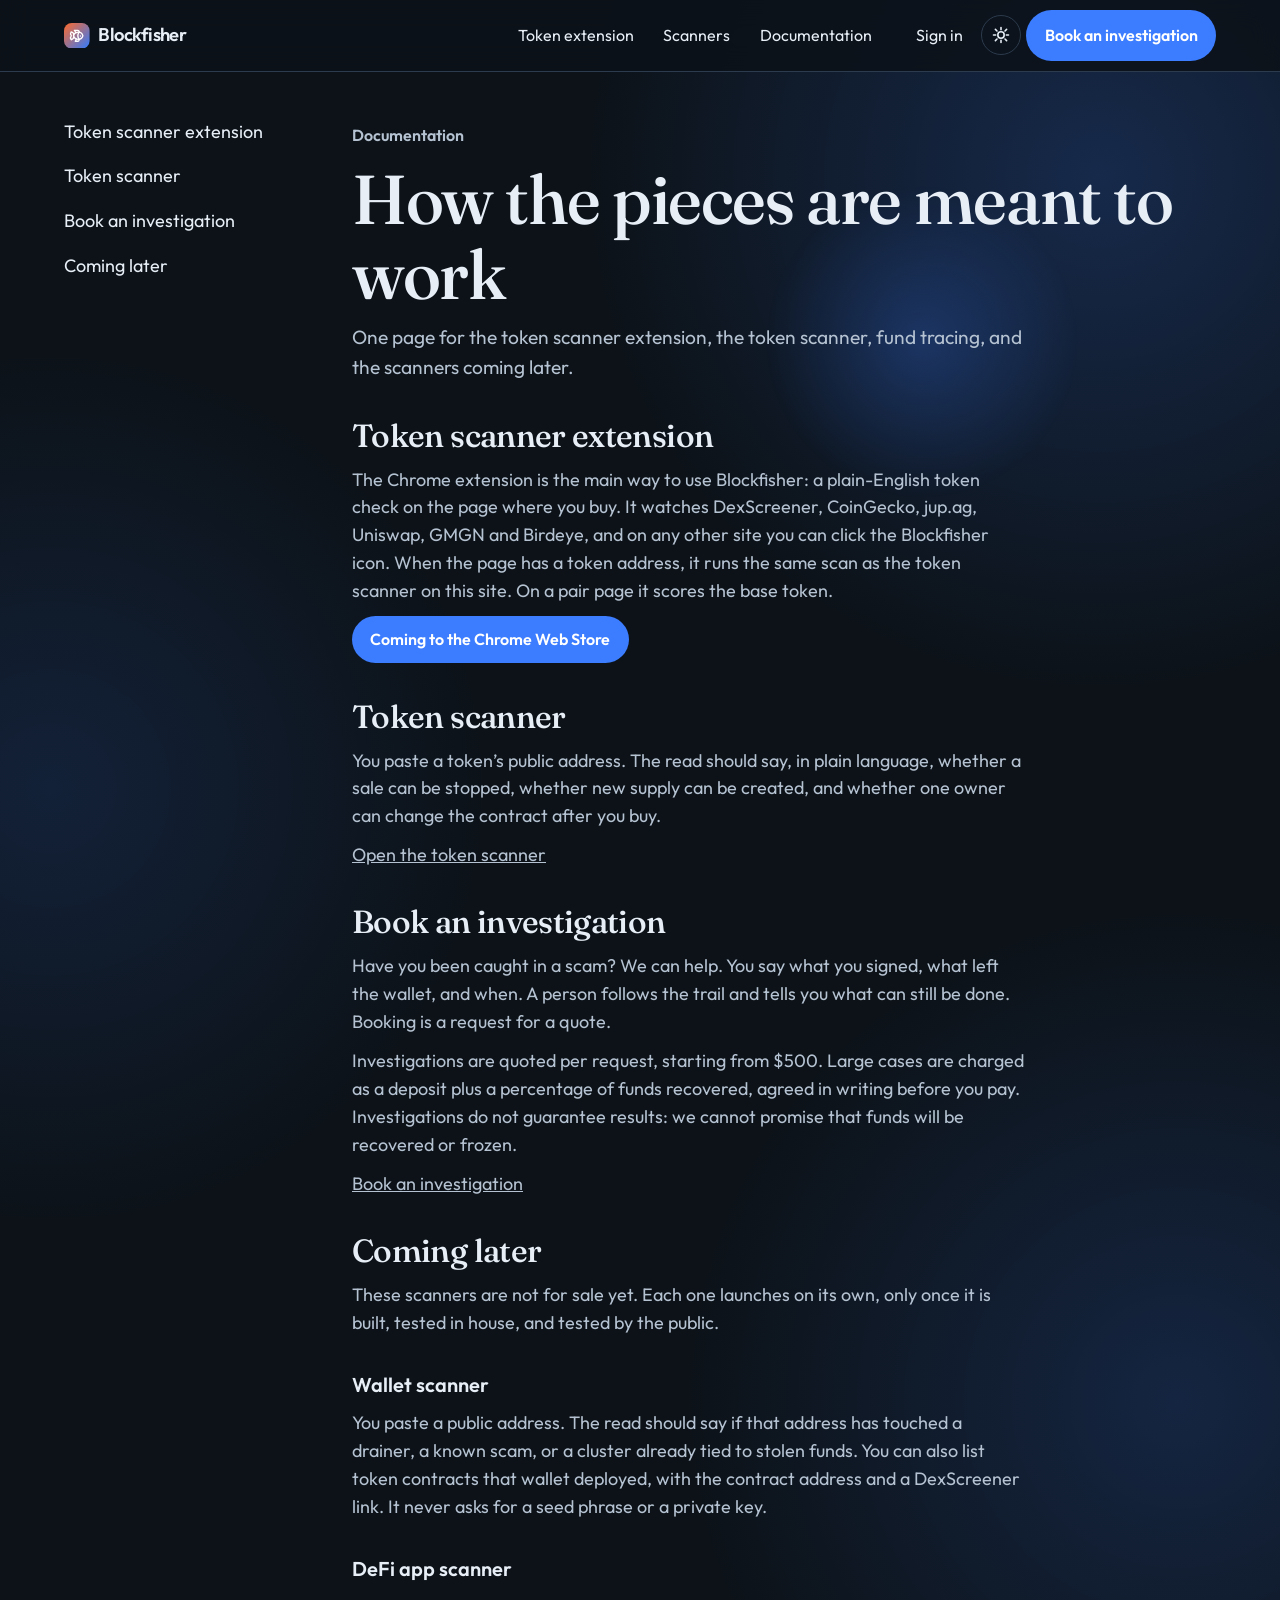
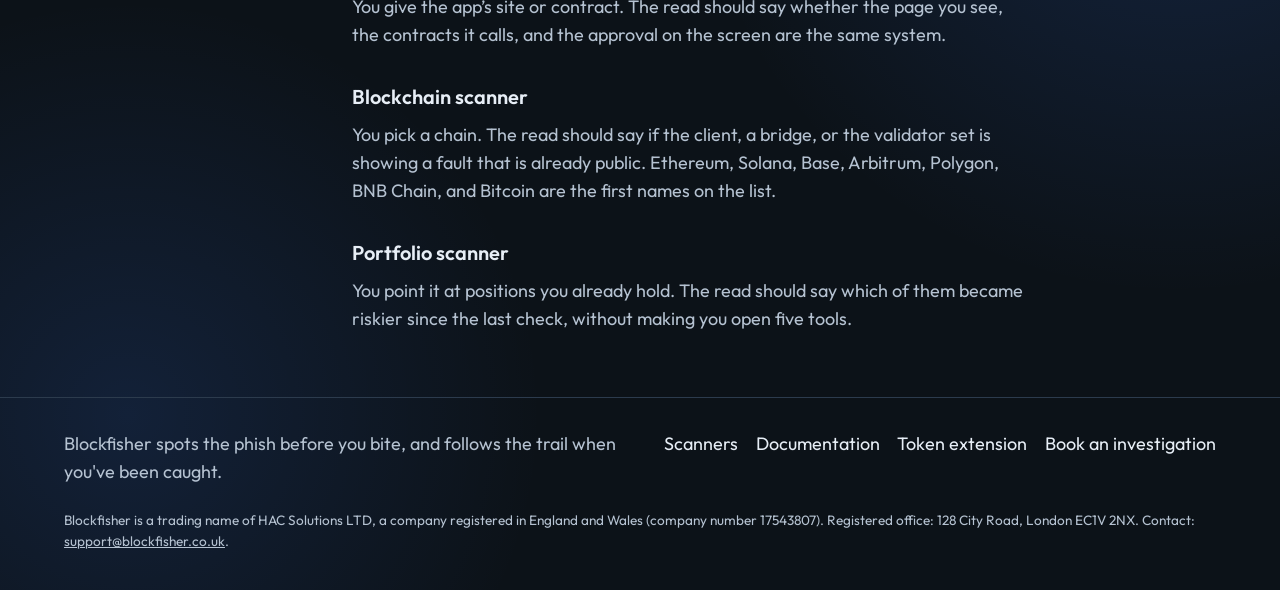
<file: docs.html>
<!DOCTYPE html>
<html lang="en" data-theme="dark">
<head>
  <meta charset="utf-8">
  <meta name="viewport" content="width=device-width, initial-scale=1">
  <title>Documentation — Blockfisher</title>
  <link rel="icon" href="img/favicon.svg" type="image/svg+xml" />
  <link rel="icon" href="img/favicon-32.png" type="image/png" sizes="32x32" />
  <link rel="apple-touch-icon" href="img/apple-touch-icon.png" />
  <link rel="preconnect" href="https://fonts.googleapis.com">
  <link rel="preconnect" href="https://fonts.gstatic.com" crossorigin>
  <link href="https://fonts.googleapis.com/css2?family=Fraunces:ital,opsz,wght@0,9..144,520;1,9..144,520&family=Outfit:wght@400;600;700&display=swap" rel="stylesheet">
  <link rel="stylesheet" href="css/site.css">
  <script>
    try {
      var saved = localStorage.getItem("blockfisher-theme");
      if (saved === "light" || saved === "dark") document.documentElement.dataset.theme = saved;
    } catch (e) {}
  </script>
</head>
<body>
  <a class="skip" href="#main">Skip to content</a>
  <header class="site-header">
    <div class="header-inner">
      <a class="logo" href="index.html" aria-label="Blockfisher home">
        <svg viewBox="0 0 32 32" aria-hidden="true"><defs><linearGradient id="bf-mark-grad" x1="0" y1="0" x2="1" y2="1"><stop offset="0" stop-color="#FF6A2B"/><stop offset="1" stop-color="#2F7BFF"/></linearGradient></defs><rect width="32" height="32" rx="9.6" fill="url(#bf-mark-grad)"/><g transform="translate(6.9 6.9) scale(0.758)" fill="none" stroke="#fff" stroke-width="2.2" stroke-linecap="round" stroke-linejoin="round"><path d="M6.5 12c.94-3.46 4.94-6 8.5-6 3.56 0 6.06 2.54 7 6-.94 3.47-3.44 6-7 6s-7.56-2.53-8.5-6Z"/><path d="M18 12v.5"/><path d="M16 17.93a9.77 9.77 0 0 1 0-11.86"/><path d="M7 10.67C7 8 5.58 5.97 2.73 5.5c-1 1.5-1 5 .23 6.5-1.24 1.5-1.24 5-.23 6.5C5.58 18.03 7 16 7 13.33"/><path d="M10.46 7.26C10.2 5.88 9.17 4.24 8 3h5.8a2 2 0 0 1 1.98 1.67l.23 1.4"/><path d="m16.01 17.93-.23 1.4A2 2 0 0 1 13.8 21H9.5a5.96 5.96 0 0 0 1.49-3.98"/></g></svg>
        Blockfisher
      </a>
      <button class="icon-button menu-toggle" type="button" aria-expanded="false" aria-controls="site-nav">Menu</button>
      <nav class="nav" id="site-nav" aria-label="Primary">
        <a href="index.html#extension">Token extension</a>
        <a href="index.html#scanners">Scanners</a>
        <a href="docs.html" aria-current="page">Documentation</a>
        <a class="nav-book" href="index.html#book">Book an investigation</a>
      </nav>
      <div class="header-actions">
        <button class="text-button" type="button" data-open="signin">Sign in</button>
        <button class="icon-button" type="button" data-theme-toggle aria-pressed="false" aria-label="Switch to light colours">
          <svg width="18" height="18" viewBox="0 0 18 18" aria-hidden="true"><circle cx="9" cy="9" r="3.2" fill="none" stroke="currentColor" stroke-width="1.6"/><path d="M9 1.5v2.2M9 14.3v2.2M1.5 9h2.2M14.3 9h2.2M3.4 3.4l1.6 1.6M13 13l1.6 1.6M14.6 3.4 13 5M5 13l-1.6 1.6" stroke="currentColor" stroke-width="1.6" stroke-linecap="round"/></svg>
        </button>
        <a class="primary book" href="index.html#book">Book an investigation</a>
      </div>
    </div>
  </header>

  <main id="main" class="docs">
    <div class="wrap docs-layout">
      <nav aria-label="Documentation">
        <a href="#extension">Token scanner extension</a>
        <a href="#token-scanner">Token scanner</a>
        <a href="#investigation">Book an investigation</a>
        <a href="#coming-later">Coming later</a>
      </nav>
      <article>
        <header>
          <p class="kicker">Documentation</p>
          <h1>How the pieces are meant to work</h1>
          <p class="lede">One page for the token scanner extension, the token scanner, fund tracing, and the scanners coming later.</p>
        </header>
        <section id="extension">
          <h2>Token scanner extension</h2>
          <p>The Chrome extension is the main way to use Blockfisher: a plain-English token check on the page where you buy. It watches DexScreener, CoinGecko, jup.ag, Uniswap, GMGN and Birdeye, and on any other site you can click the Blockfisher icon. When the page has a token address, it runs the same scan as the token scanner on this site. On a pair page it scores the base token.</p>
          <p><button class="primary status" type="button" disabled>Coming to the Chrome Web Store</button></p>
        </section>
        <section id="token-scanner">
          <h2>Token scanner</h2>
          <p>You paste a token’s public address. The read should say, in plain language, whether a sale can be stopped, whether new supply can be created, and whether one owner can change the contract after you buy.</p>
          <p><a href="token.html">Open the token scanner</a></p>
        </section>
        <section id="investigation">
          <h2>Book an investigation</h2>
          <p>Have you been caught in a scam? We can help. You say what you signed, what left the wallet, and when. A person follows the trail and tells you what can still be done. Booking is a request for a quote.</p>
          <p>Investigations are quoted per request, starting from $500. Large cases are charged as a deposit plus a percentage of funds recovered, agreed in writing before you pay. Investigations do not guarantee results: we cannot promise that funds will be recovered or frozen.</p>
          <p><a href="index.html#book">Book an investigation</a></p>
        </section>
        <section id="coming-later">
          <h2>Coming later</h2>
          <p>These scanners are not for sale yet. Each one launches on its own, only once it is built, tested in house, and tested by the public.</p>
        </section>
        <section id="wallet-scanner">
          <h3>Wallet scanner</h3>
          <p>You paste a public address. The read should say if that address has touched a drainer, a known scam, or a cluster already tied to stolen funds. You can also list token contracts that wallet deployed, with the contract address and a DexScreener link. It never asks for a seed phrase or a private key.</p>
        </section>
        <section id="defi-app-scanner">
          <h3>DeFi app scanner</h3>
          <p>You give the app’s site or contract. The read should say whether the page you see, the contracts it calls, and the approval on the screen are the same system.</p>
        </section>
        <section id="blockchain-scanner">
          <h3>Blockchain scanner</h3>
          <p>You pick a chain. The read should say if the client, a bridge, or the validator set is showing a fault that is already public. Ethereum, Solana, Base, Arbitrum, Polygon, BNB Chain, and Bitcoin are the first names on the list.</p>
        </section>
        <section id="portfolio-scanner">
          <h3>Portfolio scanner</h3>
          <p>You point it at positions you already hold. The read should say which of them became riskier since the last check, without making you open five tools.</p>
        </section>
      </article>
    </div>
  </main>

  <footer class="site-footer">
    <div class="wrap footer-grid">
      <p class="fine">Blockfisher spots the phish before you bite, and follows the trail when you've been caught.</p>
      <div class="footer-links">
        <a href="index.html#scanners">Scanners</a>
        <a href="docs.html">Documentation</a>
        <a href="index.html#extension">Token extension</a>
        <a href="index.html#book">Book an investigation</a>
      </div>
      <p class="fine company">Blockfisher is a trading name of HAC Solutions LTD, a company registered in England and Wales (company number 17543807). Registered office: 128 City Road, London EC1V 2NX. Contact: <a href="mailto:support@blockfisher.co.uk">support@blockfisher.co.uk</a>.</p>
    </div>
  </footer>

  <dialog id="signin">
    <h2>Sign in</h2>
    <p>Email only, for this design. Wallet and social sign-in are not part of the prototype, and this form does not create an account.</p>
    <form method="dialog">
      <label>Email<input type="email" name="email" autocomplete="email" required></label>
      <menu>
        <button class="ghost" type="submit" value="cancel">Close</button>
        <button class="submit" type="submit" value="ok">Continue</button>
      </menu>
    </form>
  </dialog>

  <script src="js/site.js"></script>
</body>
</html>
</file>
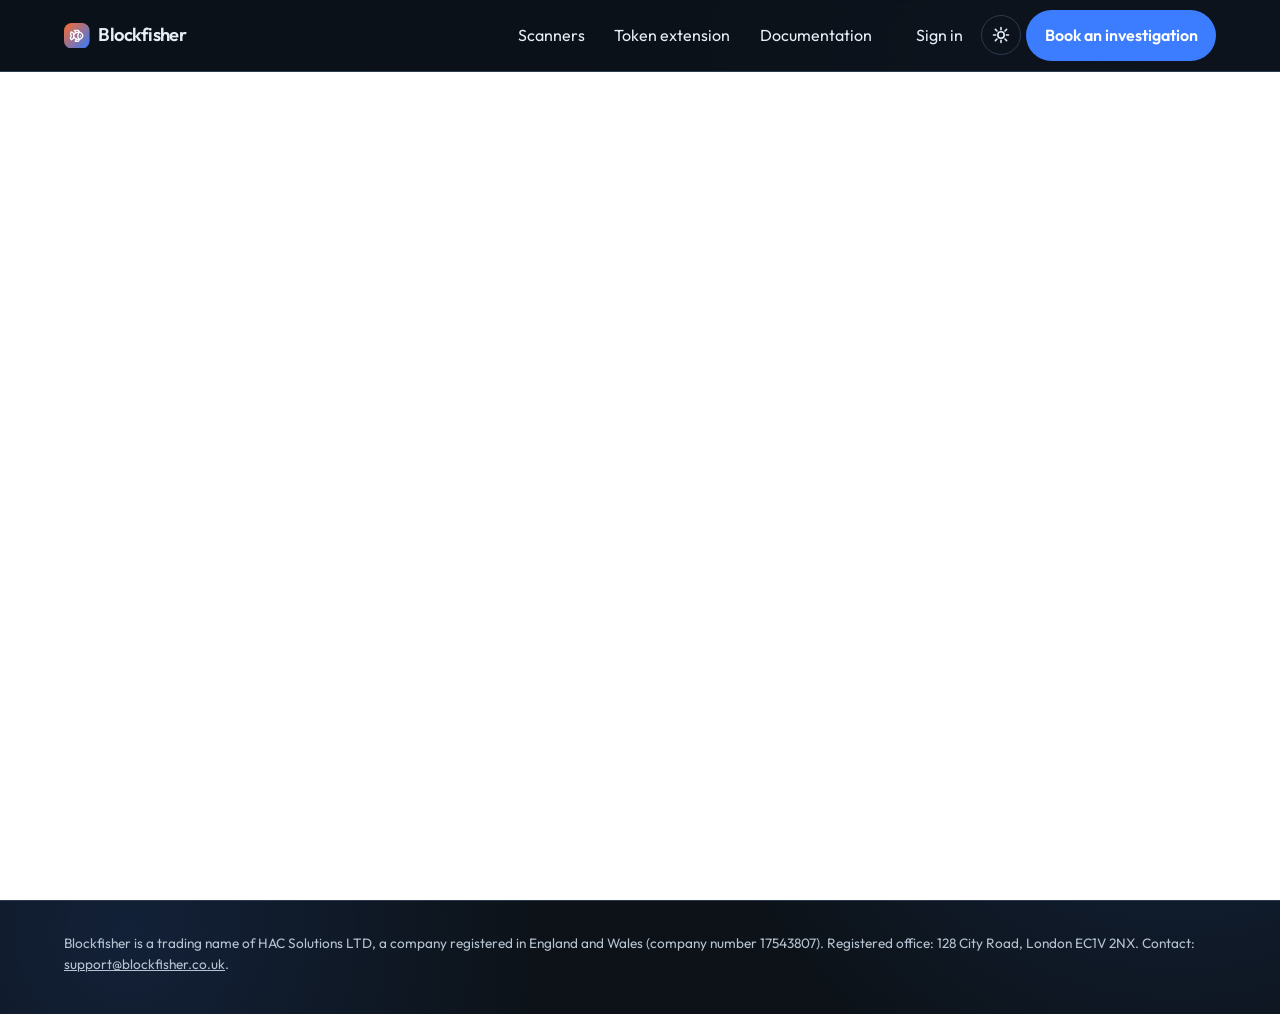
<file: token.html>
<!DOCTYPE html>
<html lang="en" data-theme="dark">
<head>
  <meta charset="utf-8">
  <meta name="viewport" content="width=device-width, initial-scale=1">
  <title>Token scanner — Blockfisher</title>
  <link rel="icon" href="img/favicon.svg" type="image/svg+xml" />
  <link rel="icon" href="img/favicon-32.png" type="image/png" sizes="32x32" />
  <link rel="apple-touch-icon" href="img/apple-touch-icon.png" />
  <meta name="description" content="Paste a token address. Blockfisher reads whether a sale can be paused, supply can be minted, or an owner can rewrite the rules.">
  <link rel="preconnect" href="https://fonts.googleapis.com">
  <link rel="preconnect" href="https://fonts.gstatic.com" crossorigin>
  <link href="https://fonts.googleapis.com/css2?family=Fraunces:ital,opsz,wght@0,9..144,520;1,9..144,520&family=Outfit:wght@400;600;700&display=swap" rel="stylesheet">
  <link rel="stylesheet" href="css/site.css">
  <script>
    try {
      var saved = localStorage.getItem("blockfisher-theme");
      if (saved === "light" || saved === "dark") document.documentElement.dataset.theme = saved;
    } catch (e) {}
  </script>
</head>
<body>
  <a class="skip" href="#main">Skip to content</a>
  <header class="site-header">
    <div class="header-inner">
      <a class="logo" href="index.html" aria-label="Blockfisher home">
        <svg viewBox="0 0 32 32" aria-hidden="true"><defs><linearGradient id="bf-mark-grad" x1="0" y1="0" x2="1" y2="1"><stop offset="0" stop-color="#FF6A2B"/><stop offset="1" stop-color="#2F7BFF"/></linearGradient></defs><rect width="32" height="32" rx="9.6" fill="url(#bf-mark-grad)"/><g transform="translate(6.9 6.9) scale(0.758)" fill="none" stroke="#fff" stroke-width="2.2" stroke-linecap="round" stroke-linejoin="round"><path d="M6.5 12c.94-3.46 4.94-6 8.5-6 3.56 0 6.06 2.54 7 6-.94 3.47-3.44 6-7 6s-7.56-2.53-8.5-6Z"/><path d="M18 12v.5"/><path d="M16 17.93a9.77 9.77 0 0 1 0-11.86"/><path d="M7 10.67C7 8 5.58 5.97 2.73 5.5c-1 1.5-1 5 .23 6.5-1.24 1.5-1.24 5-.23 6.5C5.58 18.03 7 16 7 13.33"/><path d="M10.46 7.26C10.2 5.88 9.17 4.24 8 3h5.8a2 2 0 0 1 1.98 1.67l.23 1.4"/><path d="m16.01 17.93-.23 1.4A2 2 0 0 1 13.8 21H9.5a5.96 5.96 0 0 0 1.49-3.98"/></g></svg>
        Blockfisher
      </a>
      <button class="icon-button menu-toggle" type="button" aria-expanded="false" aria-controls="site-nav">Menu</button>
      <nav class="nav" id="site-nav" aria-label="Primary">
        <div class="dropdown">
          <button class="menu-button" type="button" aria-expanded="false" aria-controls="scanner-menu">Scanners</button>
          <div class="dropdown-panel" id="scanner-menu">
            <a href="index.html#extension"><strong>Token scanner extension</strong><span>A plain-English token check on the page where you buy.</span></a>
            <a href="token.html" aria-current="page"><strong>Token scanner</strong><span>Can this token trap a sale or change its own rules?</span></a>
            <a href="index.html#later"><strong>Coming later</strong><span>Wallet, DeFi app, blockchain and portfolio scanners. Not for sale yet.</span></a>
          </div>
        </div>
        <a href="index.html#extension">Token extension</a>
        <a href="docs.html">Documentation</a>
        <a class="nav-book" href="index.html#book">Book an investigation</a>
      </nav>
      <div class="header-actions">
        <button class="text-button" type="button" data-open="signin">Sign in</button>
        <button class="icon-button" type="button" data-theme-toggle aria-pressed="false" aria-label="Switch to light colours">
          <svg width="18" height="18" viewBox="0 0 18 18" aria-hidden="true"><circle cx="9" cy="9" r="3.2" fill="none" stroke="currentColor" stroke-width="1.6"/><path d="M9 1.5v2.2M9 14.3v2.2M1.5 9h2.2M14.3 9h2.2M3.4 3.4l1.6 1.6M13 13l1.6 1.6M14.6 3.4 13 5M5 13l-1.6 1.6" stroke="currentColor" stroke-width="1.6" stroke-linecap="round"/></svg>
        </button>
        <a class="primary book" href="index.html#book">Book an investigation</a>
      </div>
    </div>
  </header>

  <main id="main" class="tool-page">
    <iframe class="tool-frame" data-tool data-src="https://blockfisher-token-scanner-v2.onrender.com/" title="Token scanner" allow="clipboard-write" referrerpolicy="strict-origin-when-cross-origin" hidden></iframe>
    <p class="tool-waking" id="tool-waking" role="status" hidden>Waking the scanner. This can take up to a minute.</p>
    <div class="tool-missing" id="tool-missing" hidden>
      <h1>Token scanner is not running</h1>
      <p>The page is part of the site. The scan itself runs in the token scanner app.</p>
      <p>Published app: <code>https://blockfisher-token-scanner-v2.onrender.com/</code></p>
      <p>On this computer: from the trust-score folder, <code>npx vite --host 127.0.0.1 --port 5181</code></p>
    </div>
  </main>

  <footer class="site-footer">
    <div class="wrap footer-grid">
      <p class="fine company">Blockfisher is a trading name of HAC Solutions LTD, a company registered in England and Wales (company number 17543807). Registered office: 128 City Road, London EC1V 2NX. Contact: <a href="mailto:support@blockfisher.co.uk">support@blockfisher.co.uk</a>.</p>
    </div>
  </footer>

  <dialog id="signin">
    <h2>Sign in</h2>
    <p>Email only, for this design. Wallet and social sign-in are not part of the prototype, and this form does not create an account.</p>
    <form method="dialog">
      <label>Email<input type="email" name="email" autocomplete="email" required></label>
      <menu>
        <button class="ghost" type="submit" value="cancel">Close</button>
        <button class="submit" type="submit" value="ok">Continue</button>
      </menu>
    </form>
  </dialog>

  <script src="js/site.js"></script>
</body>
</html>
</file>
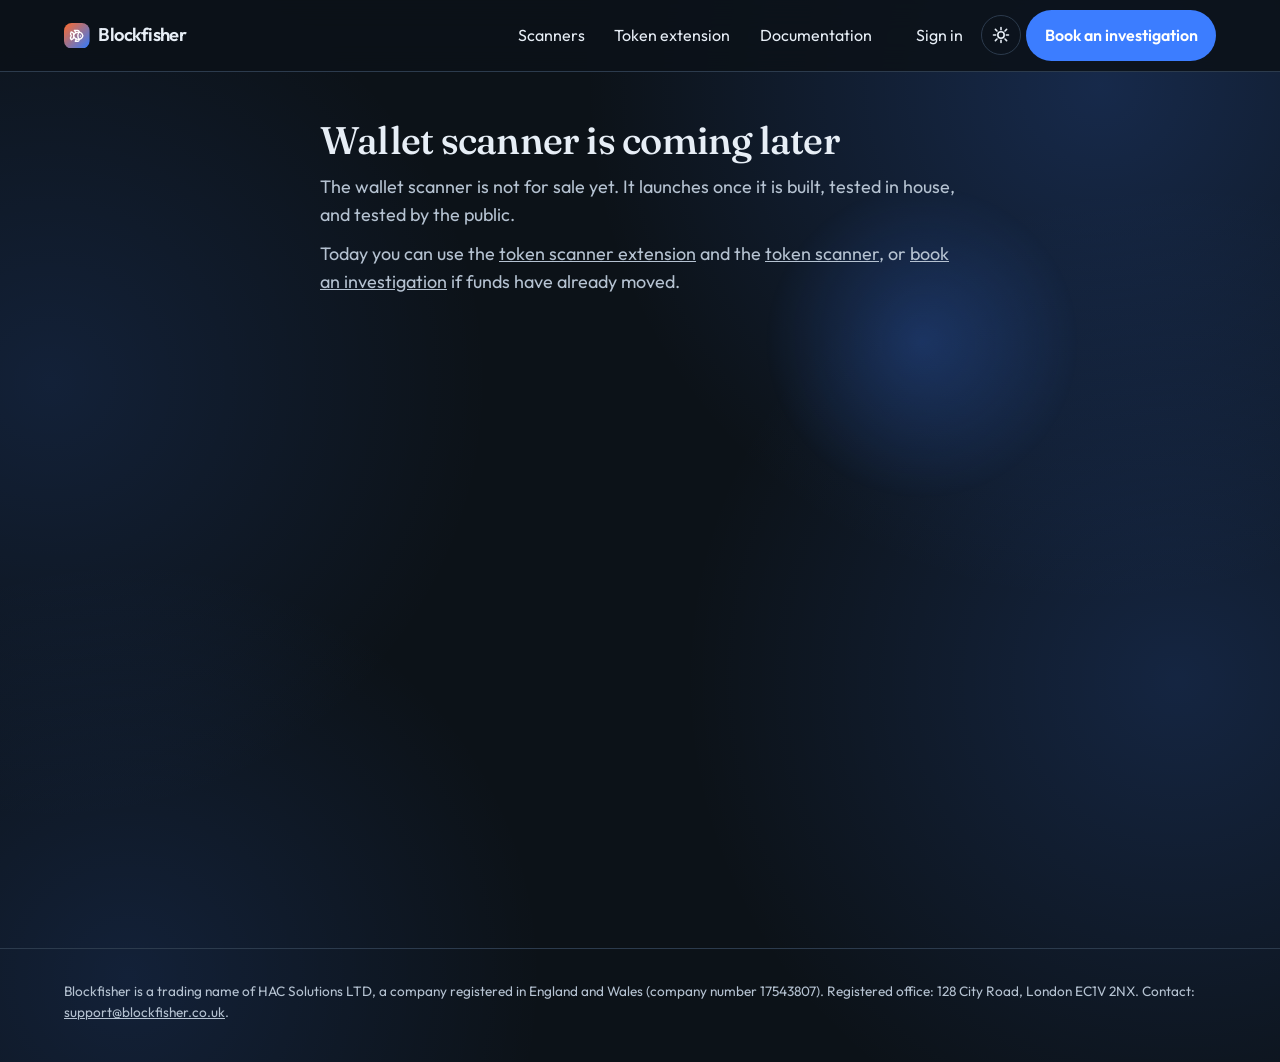
<file: wallet.html>
<!DOCTYPE html>
<html lang="en" data-theme="dark">
<head>
  <meta charset="utf-8">
  <meta name="viewport" content="width=device-width, initial-scale=1">
  <title>Wallet scanner — Blockfisher</title>
  <link rel="icon" href="img/favicon.svg" type="image/svg+xml" />
  <link rel="icon" href="img/favicon-32.png" type="image/png" sizes="32x32" />
  <link rel="apple-touch-icon" href="img/apple-touch-icon.png" />
  <meta name="description" content="Paste a public address. Blockfisher shows which exchanges and wallets it has touched.">
  <link rel="preconnect" href="https://fonts.googleapis.com">
  <link rel="preconnect" href="https://fonts.gstatic.com" crossorigin>
  <link href="https://fonts.googleapis.com/css2?family=Fraunces:ital,opsz,wght@0,9..144,520;1,9..144,520&family=Outfit:wght@400;600;700&display=swap" rel="stylesheet">
  <link rel="stylesheet" href="css/site.css">
  <script>
    try {
      var saved = localStorage.getItem("blockfisher-theme");
      if (saved === "light" || saved === "dark") document.documentElement.dataset.theme = saved;
    } catch (e) {}
  </script>
</head>
<body>
  <a class="skip" href="#main">Skip to content</a>
  <header class="site-header">
    <div class="header-inner">
      <a class="logo" href="index.html" aria-label="Blockfisher home">
        <svg viewBox="0 0 32 32" aria-hidden="true"><defs><linearGradient id="bf-mark-grad" x1="0" y1="0" x2="1" y2="1"><stop offset="0" stop-color="#FF6A2B"/><stop offset="1" stop-color="#2F7BFF"/></linearGradient></defs><rect width="32" height="32" rx="9.6" fill="url(#bf-mark-grad)"/><g transform="translate(6.9 6.9) scale(0.758)" fill="none" stroke="#fff" stroke-width="2.2" stroke-linecap="round" stroke-linejoin="round"><path d="M6.5 12c.94-3.46 4.94-6 8.5-6 3.56 0 6.06 2.54 7 6-.94 3.47-3.44 6-7 6s-7.56-2.53-8.5-6Z"/><path d="M18 12v.5"/><path d="M16 17.93a9.77 9.77 0 0 1 0-11.86"/><path d="M7 10.67C7 8 5.58 5.97 2.73 5.5c-1 1.5-1 5 .23 6.5-1.24 1.5-1.24 5-.23 6.5C5.58 18.03 7 16 7 13.33"/><path d="M10.46 7.26C10.2 5.88 9.17 4.24 8 3h5.8a2 2 0 0 1 1.98 1.67l.23 1.4"/><path d="m16.01 17.93-.23 1.4A2 2 0 0 1 13.8 21H9.5a5.96 5.96 0 0 0 1.49-3.98"/></g></svg>
        Blockfisher
      </a>
      <button class="icon-button menu-toggle" type="button" aria-expanded="false" aria-controls="site-nav">Menu</button>
      <nav class="nav" id="site-nav" aria-label="Primary">
        <div class="dropdown">
          <button class="menu-button" type="button" aria-expanded="false" aria-controls="scanner-menu">Scanners</button>
          <div class="dropdown-panel" id="scanner-menu">
            <a href="index.html#extension"><strong>Token scanner extension</strong><span>A plain-English token check on the page where you buy.</span></a>
            <a href="token.html"><strong>Token scanner</strong><span>Can this token trap a sale or change its own rules?</span></a>
            <a href="index.html#later"><strong>Coming later</strong><span>Wallet, DeFi app, blockchain and portfolio scanners. Not for sale yet.</span></a>
          </div>
        </div>
        <a href="index.html#extension">Token extension</a>
        <a href="docs.html">Documentation</a>
        <a class="nav-book" href="index.html#book">Book an investigation</a>
      </nav>
      <div class="header-actions">
        <button class="text-button" type="button" data-open="signin">Sign in</button>
        <button class="icon-button" type="button" data-theme-toggle aria-pressed="false" aria-label="Switch to light colours">
          <svg width="18" height="18" viewBox="0 0 18 18" aria-hidden="true"><circle cx="9" cy="9" r="3.2" fill="none" stroke="currentColor" stroke-width="1.6"/><path d="M9 1.5v2.2M9 14.3v2.2M1.5 9h2.2M14.3 9h2.2M3.4 3.4l1.6 1.6M13 13l1.6 1.6M14.6 3.4 13 5M5 13l-1.6 1.6" stroke="currentColor" stroke-width="1.6" stroke-linecap="round"/></svg>
        </button>
        <a class="primary book" href="index.html#book">Book an investigation</a>
      </div>
    </div>
  </header>

  <main id="main" class="tool-page">
    <div class="tool-missing" id="tool-missing">
      <h1>Wallet scanner is coming later</h1>
      <p>The wallet scanner is not for sale yet. It launches once it is built, tested in house, and tested by the public.</p>
      <p>Today you can use the <a href="index.html#extension">token scanner extension</a> and the <a href="token.html">token scanner</a>, or <a href="index.html#book">book an investigation</a> if funds have already moved.</p>
    </div>
  </main>

  <footer class="site-footer">
    <div class="wrap footer-grid">
      <p class="fine company">Blockfisher is a trading name of HAC Solutions LTD, a company registered in England and Wales (company number 17543807). Registered office: 128 City Road, London EC1V 2NX. Contact: <a href="mailto:support@blockfisher.co.uk">support@blockfisher.co.uk</a>.</p>
    </div>
  </footer>

  <dialog id="signin">
    <h2>Sign in</h2>
    <p>Email only, for this design. Wallet and social sign-in are not part of the prototype, and this form does not create an account.</p>
    <form method="dialog">
      <label>Email<input type="email" name="email" autocomplete="email" required></label>
      <menu>
        <button class="ghost" type="submit" value="cancel">Close</button>
        <button class="submit" type="submit" value="ok">Continue</button>
      </menu>
    </form>
  </dialog>

  <script src="js/site.js"></script>
</body>
</html>
</file>
<file: css/site.css>
:root {
  color-scheme: dark;
  --bg: #0c1218;
  --bg-raised: #151d28;
  --bg-sink: #101820;
  --line: #2c3b4d;
  --text: #e7eef6;
  --muted: #b5c2d1;
  --accent: #3c7dff;
  --accent-ink: #ffffff;
  --accent-soft: rgba(60, 125, 255, 0.16);
  --danger: #f0b4b4;
  --shadow: 0 18px 50px rgba(0, 0, 0, 0.28);
  --hover-line: #101820;
  --serif: "Fraunces", "Iowan Old Style", Palatino, serif;
  --sans: "Outfit", "Segoe UI", sans-serif;
  --header: 4.5rem;
  --measure: 72rem;
  --radius: 14px;
  --hook: url("../img/hook-cursor.png?v=6") 4 32, auto;
}

html[data-theme="light"] {
  color-scheme: light;
  --bg: #f4f1ea;
  --bg-raised: #fffdf8;
  --bg-sink: #ebe6dc;
  --line: #d9d1c4;
  --text: #1b2430;
  --muted: #3d4b5c;
  --accent: #1d4fbf;
  --accent-ink: #ffffff;
  --accent-soft: rgba(29, 79, 191, 0.1);
  --danger: #8a3030;
  --shadow: 0 16px 40px rgba(40, 32, 20, 0.08);
  --hover-line: #b7ab98;
}

* { box-sizing: border-box; }

html {
  scroll-behavior: smooth;
  cursor: var(--hook);
  background: var(--bg);
}

body {
  margin: 0;
  position: relative;
  background-color: transparent;
  background-image:
    radial-gradient(46rem 46rem at 86% 8%, color-mix(in srgb, var(--accent) 22%, transparent), transparent 70%),
    radial-gradient(38rem 38rem at 4% 36%, color-mix(in srgb, var(--accent) 14%, transparent), transparent 72%),
    radial-gradient(44rem 44rem at 92% 64%, color-mix(in srgb, var(--accent) 18%, transparent), transparent 70%),
    radial-gradient(36rem 36rem at 10% 92%, color-mix(in srgb, var(--accent) 14%, transparent), transparent 72%);
  background-repeat: no-repeat;
  color: var(--text);
  font-family: var(--sans);
  font-size: 1.125rem;
  line-height: 1.55;
  font-weight: 400;
}

body.nav-open { overflow: hidden; }

img, svg { display: block; max-width: 100%; }

a { color: inherit; }

button, input, textarea { font: inherit; color: inherit; }

h1, h2, h3, p { margin: 0; }

h1, h2, .serif {
  font-family: var(--serif);
  font-weight: 520;
  letter-spacing: -0.02em;
}

h1 {
  font-size: clamp(2.5rem, 5.4vw, 4.35rem);
  line-height: 1.08;
}

h2 {
  font-size: clamp(1.85rem, 3vw, 2.7rem);
  line-height: 1.15;
}

h3 {
  font-family: var(--sans);
  font-size: 1.25rem;
  font-weight: 600;
  letter-spacing: 0;
  line-height: 1.3;
}

.wrap {
  width: min(var(--measure), calc(100% - 2.5rem));
  margin-inline: auto;
}

.skip {
  position: absolute;
  left: 1rem;
  top: -4rem;
  background: var(--accent);
  color: var(--accent-ink);
  padding: 0.6rem 0.9rem;
  border-radius: 8px;
  z-index: 20;
}

.skip:focus { top: 1rem; }

.site-header {
  position: sticky;
  top: 0;
  z-index: 30;
  height: var(--header);
  display: flex;
  align-items: center;
  background: color-mix(in srgb, var(--bg) 88%, transparent);
  backdrop-filter: blur(14px);
  border-bottom: 1px solid var(--line);
}

.header-inner {
  display: flex;
  align-items: center;
  gap: 1.25rem;
  width: min(var(--measure), calc(100% - 2.5rem));
  margin-inline: auto;
}

.logo {
  display: flex;
  align-items: center;
  gap: 0.55rem;
  text-decoration: none;
  font-weight: 600;
  font-size: 1.15rem;
  letter-spacing: -0.03em;
}

.logo svg { width: 1.6rem; height: 1.6rem; flex: none; }

.nav {
  display: flex;
  align-items: center;
  gap: 0.35rem;
  margin-left: auto;
}

.nav a, .menu-button, .text-button, .ghost {
  text-decoration: none;
  background: none;
  border: 0;
  padding: 0.55rem 0.75rem;
  border-radius: 999px;
  font-size: 1rem;
  cursor: var(--hook);
}

.nav a:hover, .menu-button:hover, .text-button:hover, .ghost:hover,
.nav a:focus-visible, .menu-button:focus-visible, .text-button:focus-visible, .ghost:focus-visible {
  background: var(--accent-soft);
}

.dropdown { position: relative; }

.dropdown-panel {
  position: absolute;
  top: calc(100% + 0.45rem);
  left: 0;
  width: min(26rem, 70vw);
  padding: 0.45rem;
  background: var(--bg-raised);
  border: 1px solid var(--line);
  border-radius: var(--radius);
  box-shadow: var(--shadow);
  display: none;
}

.dropdown.open .dropdown-panel { display: grid; }

.dropdown-panel a {
  display: block;
  border-radius: 10px;
  padding: 0.7rem 0.75rem;
  border: 1px solid transparent;
  transition: border-color 120ms ease, background 120ms ease;
}

.dropdown-panel a:hover, .dropdown-panel a:focus-visible {
  border-color: var(--hover-line);
  background: var(--bg-sink);
}

.dropdown-panel strong { display: block; font-weight: 600; }
.dropdown-panel span { display: block; color: var(--muted); font-size: 0.98rem; margin-top: 0.15rem; }

.header-actions { display: flex; align-items: center; gap: 0.35rem; }

.icon-button {
  width: 2.5rem;
  height: 2.5rem;
  border-radius: 999px;
  border: 1px solid var(--line);
  background: transparent;
  cursor: var(--hook);
  display: grid;
  place-items: center;
}

.icon-button:hover, .icon-button:focus-visible { background: var(--accent-soft); }

.primary, .submit {
  display: inline-flex;
  align-items: center;
  justify-content: center;
  gap: 0.4rem;
  background: var(--accent);
  color: var(--accent-ink);
  text-decoration: none;
  border: 0;
  border-radius: 999px;
  padding: 0.8rem 1.15rem;
  font-size: 1rem;
  font-weight: 600;
  cursor: var(--hook);
}

.primary:hover, .submit:hover { filter: brightness(1.08); }

.primary.status {
  white-space: normal;
  text-align: left;
  line-height: 1.35;
  max-width: 22rem;
  opacity: 1;
}

.primary.status:disabled {
  cursor: var(--hook);
  opacity: 1;
  color: var(--accent-ink);
  background: var(--accent);
}

.primary.status:hover,
.primary.status:disabled:hover { filter: none; }

.primary:focus-visible, .submit:focus-visible, .icon-button:focus-visible, a:focus-visible {
  outline: 2px solid var(--accent);
  outline-offset: 3px;
}

.menu-toggle { display: none; }

.hero {
  position: relative;
  min-height: calc(100svh - var(--header) - 5.5rem);
  display: flex;
  align-items: flex-end;
  padding: 3.5rem 0 2.5rem;
}

.page-glow,
.hero-glow {
  position: fixed;
  z-index: 0;
  width: 28rem;
  height: 28rem;
  left: 72%;
  top: 38%;
  border-radius: 50%;
  pointer-events: none;
  transform: translate(-50%, -50%);
  background: radial-gradient(closest-side, color-mix(in srgb, var(--accent) 24%, transparent), transparent 70%);
}

main,
.site-footer {
  position: relative;
  z-index: 1;
}

html[data-theme="light"] body {
  background-image:
    radial-gradient(46rem 46rem at 86% 8%, color-mix(in srgb, var(--accent) 12%, transparent), transparent 70%),
    radial-gradient(38rem 38rem at 4% 36%, color-mix(in srgb, var(--accent) 8%, transparent), transparent 72%),
    radial-gradient(44rem 44rem at 92% 64%, color-mix(in srgb, var(--accent) 10%, transparent), transparent 70%),
    radial-gradient(36rem 36rem at 10% 92%, color-mix(in srgb, var(--accent) 8%, transparent), transparent 72%);
}

html[data-theme="light"] .page-glow,
html[data-theme="light"] .hero-glow {
  opacity: 0.55;
}

.hero-grid {
  display: grid;
  position: relative;
  z-index: 1;
  grid-template-columns: minmax(0, 1.15fr) minmax(12rem, 0.72fr);
  gap: 1.5rem 2.5rem;
  align-items: start;
}

.hero-grid--solo {
  grid-template-columns: 1fr;
}

.hero-copy { max-width: 40rem; }

.scene { margin: 0; }
.poster { position: relative; }
.scene img {
  width: 100%;
  height: auto;
  border-radius: 18px;
  display: block;
}
.poster .tag {
  position: absolute;
  z-index: 1;
  color: #e7eef6;
  background: rgba(8, 14, 22, 0.78);
  border: 1px solid #3c7dff;
  border-radius: 999px;
  padding: 0.18rem 0.55rem;
  font-size: 0.85rem;
  font-weight: 600;
  line-height: 1.3;
  white-space: nowrap;
}
.poster-ocean .tag-chapter {
  font-size: 0.72rem;
  letter-spacing: 0.02em;
  text-transform: uppercase;
  background: rgba(8, 14, 22, 0.92);
  border-color: var(--accent);
}
.poster-ocean .btc-mark {
  position: absolute;
  z-index: 2;
  width: 1.35rem;
  height: 1.35rem;
  border-radius: 50%;
  box-shadow: 0 0 0 2px rgba(8, 14, 22, 0.65);
  transform: translate(-50%, -50%);
  pointer-events: none;
}
.poster-ocean .btc-mark svg { display: block; width: 100%; height: 100%; }
.poster-ocean .btc-hook { top: 31%; left: 56%; }
.poster-ocean .btc-stolen { top: 63%; left: 14%; }
.poster-ocean .btc-caught { top: 84%; left: 76%; }
.poster-ocean .tag-before { top: 3%; left: 50%; transform: translateX(-50%); }
.poster-ocean .tag-after { top: 50%; left: 50%; transform: translate(-50%, -50%); }
.poster-ocean .tag-you { top: 16%; left: 58%; }
.poster-ocean .tag-scanners { top: 34%; left: 6%; }
.poster-ocean .tag-funds { bottom: 38%; left: 8%; }
.poster-ocean .tag-agents { bottom: 10%; right: 8%; }
.scene figcaption {
  margin-top: 0.85rem;
  color: var(--muted);
  font-size: 1rem;
}

.kicker {
  color: var(--accent);
  font-size: 1rem;
  font-weight: 600;
  margin-bottom: 0.9rem;
}


h1 em {
  font-style: italic;
  font-weight: 520;
  color: var(--accent);
}

.lede {
  margin-top: 1.25rem;
  max-width: 40rem;
  color: var(--muted);
  font-size: 1.2rem;
}

.hero-actions {
  display: flex;
  flex-wrap: wrap;
  align-items: center;
  gap: 0.4rem 0.8rem;
  margin-top: 1.6rem;
}

.prototype-note {
  margin-top: 1rem;
  color: var(--muted);
  font-size: 1rem;
}

.sale-row {
  display: flex;
  flex-wrap: wrap;
  gap: 0.5rem;
  margin-top: 1.75rem;
}

.sale-row a {
  text-decoration: none;
  border: 1px solid var(--line);
  background: var(--bg-raised);
  border-radius: 999px;
  padding: 0.45rem 0.8rem;
  font-size: 1rem;
  transition: border-color 120ms ease, background 120ms ease, transform 120ms ease;
}

.sale-row a:hover, .sale-row a:focus-visible {
  border-color: var(--hover-line);
  background: var(--bg-sink);
  transform: scale(1.03);
}


.section { padding: 4.5rem 0; }

.section-head {
  display: grid;
  grid-template-columns: 1fr 1fr;
  gap: 1.5rem 2rem;
  margin-bottom: 2rem;
  align-items: end;
}

.section-head p { color: var(--muted); font-size: 1.15rem; }

.cards {
  display: grid;
  grid-template-columns: repeat(6, 1fr);
  gap: 0.9rem;
}

.card {
  grid-column: span 2;
  background: var(--bg-raised);
  border: 1px solid var(--line);
  border-radius: var(--radius);
  padding: 1.15rem 1.15rem 1.2rem;
  min-height: 100%;
  transition: border-color 120ms ease, background 120ms ease, transform 120ms ease;
}

.card:nth-child(4), .card:nth-child(5) { grid-column: span 3; }

.card:hover, .card:focus-within {
  border-color: var(--hover-line);
  background: color-mix(in srgb, var(--bg-raised) 90%, var(--accent));
  transform: scale(1.018);
}

.card svg { width: 2.4rem; height: 2.4rem; margin-bottom: 0.9rem; }

.card p { margin-top: 0.45rem; color: var(--muted); font-size: 1.05rem; }

.card-open { margin-top: 0.85rem; }
.card p.card-soon { margin-top: 0.85rem; color: var(--accent); font-weight: 600; }
.card-open a { color: var(--accent); font-weight: 600; text-decoration: none; }
.card-open a:hover { text-decoration: underline; }

.tool-page { height: calc(100svh - var(--header)); position: relative; }
.tool-waking {
  position: absolute;
  inset: 0;
  display: grid;
  place-items: center;
  padding: 0 1.25rem;
  text-align: center;
  color: var(--muted);
  background: var(--bg);
}
.tool-waking[hidden] { display: none; }
.tool-frame {
  width: 100%;
  height: 100%;
  border: 0;
  display: block;
  background: var(--bg);
}
.tool-missing {
  width: min(40rem, calc(100% - 2.5rem));
  margin: 3rem auto;
}
.tool-missing h1 {
  font-size: clamp(1.8rem, 3vw, 2.4rem);
  margin-bottom: 0.7rem;
}
.tool-missing p { color: var(--muted); margin-top: 0.7rem; }
.tool-missing code {
  font-family: "Cascadia Mono", Consolas, monospace;
  font-size: 0.92rem;
}

.section-end {
  margin-top: 1.4rem;
  font-size: 1.1rem;
}

.section-end a { color: var(--accent); font-weight: 600; }

.split {
  display: grid;
  grid-template-columns: 0.9fr 1.1fr;
  gap: 1.5rem;
  align-items: center;
}

.example {
  background: var(--bg-sink);
  border: 1px solid var(--line);
  border-radius: 18px;
  padding: 1.1rem;
}

.example-top, .metric, .review, .chain, .check {
  display: flex;
  justify-content: space-between;
  gap: 1rem;
}

.example-top { align-items: baseline; margin-bottom: 0.8rem; color: var(--muted); font-size: 0.98rem; }

.example--score .rows { margin-top: 1rem; }

.score-sample {
  position: relative;
  width: 100%;
  max-width: 22rem;
  margin: 0 auto;
  aspect-ratio: 360 / 340;
}

.score-sample__svg {
  display: block;
  width: 100%;
  height: auto;
}

.score-sample__mid {
  position: absolute;
  left: 50%;
  top: calc(168 / 340 * 100%);
  display: flex;
  flex-direction: column;
  align-items: center;
  justify-content: center;
  width: 5.75rem;
  height: 5.75rem;
  transform: translate(-50%, -50%);
  pointer-events: none;
}

.score-sample__num {
  font-family: var(--serif);
  font-size: 2.05rem;
  font-weight: 520;
  letter-spacing: -0.03em;
  line-height: 1;
  color: #ff8a62;
  font-variant-numeric: tabular-nums;
}

.score-sample__max {
  margin-top: 0.2rem;
  font-size: 0.72rem;
  font-weight: 600;
  letter-spacing: 0.02em;
  text-transform: lowercase;
  color: var(--muted);
}

/* Token score triangle sample */
.score-sample .score-petal__track {
  fill: var(--bg-sink);
  stroke: var(--line);
  stroke-width: 1.5;
}

.score-sample .score-petal__fill {
  stroke: none;
}

.score-sample .score-petal--security .score-petal__fill {
  fill: #3dbe7a;
}

.score-sample .score-petal--community .score-petal__fill {
  fill: #f2c200;
}

.score-sample .score-petal--foundation .score-petal__fill {
  fill: #5c6e82;
}

.score-sample .score-petal__label {
  fill: var(--text);
  font-family: var(--sans);
  font-size: 13px;
  font-weight: 700;
}

/* Each petal and its label is a button that explains the score. */
.score-sample .score-petal__info {
  fill: var(--muted);
  font-size: 11px;
  font-weight: 600;
}

.score-help {
  position: absolute;
  z-index: 1;
  padding: 0;
  background: none;
  border: 0;
  border-radius: 10px;
  cursor: help;
}

.score-help:focus-visible {
  outline: 3px solid var(--accent, #3c7dff);
  outline-offset: 2px;
}

/* Boxes cover each petal and its label (the drawing is 360 by 340). */
.score-help--security { left: calc(130 / 360 * 100%); top: 0; width: calc(100 / 360 * 100%); height: calc(122 / 340 * 100%); }
.score-help--community { left: calc(205 / 360 * 100%); top: calc(158 / 340 * 100%); width: calc(155 / 360 * 100%); height: calc(100 / 340 * 100%); }
.score-help--foundation { left: 0; top: calc(158 / 340 * 100%); width: calc(155 / 360 * 100%); height: calc(100 / 340 * 100%); }

.score-tip {
  position: absolute;
  left: 50%;
  top: 50%;
  z-index: 2;
  display: none;
  width: min(18rem, 100%);
  padding: 0.7rem 0.85rem;
  background: var(--bg-raised);
  border: 1px solid var(--line);
  border-radius: 10px;
  box-shadow: 0 12px 24px -4px rgba(0, 0, 0, 0.35);
  color: var(--text);
  font-size: 0.85rem;
  line-height: 1.45;
  text-align: left;
  transform: translate(-50%, -50%);
  pointer-events: none;
}

.score-tip strong {
  display: block;
  margin-bottom: 0.2rem;
}

.score-help:hover + .score-tip,
.score-help:focus-visible + .score-tip,
.score-help[aria-expanded="true"] + .score-tip {
  display: block;
}

.score-sample .score-sample__ring {
  fill: none;
  stroke: #ff8a62;
  stroke-width: 5;
  opacity: 0.95;
}

.score-sample .score-sample__core {
  fill: var(--bg-raised);
  stroke: var(--line);
  stroke-width: 1;
}

.visually-hidden {
  position: absolute;
  width: 1px;
  height: 1px;
  padding: 0;
  margin: -1px;
  overflow: hidden;
  clip: rect(0, 0, 0, 0);
  white-space: nowrap;
  border: 0;
}

.rows { display: grid; gap: 0.55rem; }

.row {
  display: grid;
  grid-template-columns: 1fr auto;
  gap: 1rem;
  align-items: center;
  padding: 0.85rem 0.95rem;
  background: var(--bg-raised);
  border-radius: 12px;
  border: 1px solid var(--line);
}

.row b { font-weight: 600; }
.tag {
  font-size: 0.95rem;
  border-radius: 999px;
  padding: 0.2rem 0.6rem;
  background: var(--accent-soft);
  color: var(--text);
}

.extension {
  display: grid;
  grid-template-columns: 1.1fr 0.9fr;
  gap: 2rem;
  align-items: center;
  background: var(--bg-raised);
  border: 1px solid var(--line);
  border-radius: 20px;
  padding: 1.6rem;
}

.browser {
  border: 1px solid var(--line);
  border-radius: 12px;
  overflow: hidden;
  background: var(--bg);
}

.browser-bar {
  display: flex;
  align-items: center;
  gap: 0.4rem;
  padding: 0.55rem 0.7rem;
  border-bottom: 1px solid var(--line);
}

.dot { width: 0.55rem; height: 0.55rem; border-radius: 50%; background: var(--line); }
.omni {
  margin-left: 0.4rem;
  flex: 1;
  height: 1.4rem;
  border-radius: 999px;
  background: var(--bg-sink);
  border: 1px solid var(--line);
}
.pin {
  width: 1.35rem;
  height: 1.35rem;
  border-radius: 6px;
  background: var(--accent);
}

.browser p { padding: 1.2rem 1rem 1.4rem; color: var(--muted); }

.investigate {
  display: grid;
  grid-template-columns: 0.85fr 1.15fr;
  gap: 2rem;
  align-items: start;
}

.investigate h2 { max-width: 12ch; }

.terms-list {
  margin: 1rem 0 0;
  padding: 0;
  list-style: none;
  display: grid;
  gap: 0.6rem;
}

.terms-list li {
  padding-left: 0.9rem;
  border-left: 2px solid var(--accent);
  color: var(--muted);
}

.terms-list strong { color: var(--text); }

.form-card {
  background: var(--bg-raised);
  border: 1px solid var(--line);
  border-radius: 18px;
  padding: 1.25rem;
}

.marks {
  display: flex;
  gap: 0.45rem;
  margin: 1rem 0 0.4rem;
}

.marks svg { width: 1.7rem; height: 1.7rem; }

form { display: grid; gap: 0.85rem; margin-top: 1rem; }

label { display: grid; gap: 0.35rem; font-size: 1rem; font-weight: 600; }

input, textarea, select {
  width: 100%;
  background: var(--bg);
  border: 1px solid var(--line);
  border-radius: 10px;
  padding: 0.75rem 0.8rem;
  font-weight: 400;
}

textarea { min-height: 7rem; resize: vertical; }

input:not([type="checkbox"]), textarea, select { cursor: text; }
input[type="checkbox"] { cursor: var(--hook); }

fieldset {
  border: 0;
  margin: 0;
  padding: 0;
  display: grid;
  gap: 0.45rem;
}
legend { font-weight: 600; padding: 0; }
.checks { font-weight: 400; display: grid; gap: 0.45rem; }
.checks label, .consent {
  display: flex;
  align-items: flex-start;
  gap: 0.6rem;
  font-weight: 400;
}
.checks input, .consent input { width: 1.1rem; height: 1.1rem; margin-top: 0.2rem; }

.form-note, .success { color: var(--muted); font-size: 1rem; }
.success { color: var(--text); font-size: 1.15rem; }

.chains, .metrics, .reviews {
  display: grid;
  gap: 0.7rem;
}

.metrics { grid-template-columns: repeat(3, 1fr); }

.metric, .review, .chain {
  border: 1px solid var(--line);
  background: var(--bg-raised);
  border-radius: 14px;
  padding: 1rem 1.05rem;
}

.metric strong {
  display: block;
  font-family: var(--serif);
  font-size: 2.2rem;
  font-weight: 520;
  letter-spacing: -0.03em;
}

.metric span, .review span, .chain span { color: var(--muted); }

.reviews { grid-template-columns: 1.2fr 1fr 1fr; }

.review strong { display: block; margin-bottom: 0.35rem; }

.chain-list { display: flex; flex-wrap: wrap; gap: 0.5rem; }

.chain-list a {
  text-decoration: none;
  border-bottom: 1px solid var(--accent);
  padding-bottom: 0.05rem;
}

.site-footer {
  border-top: 1px solid var(--line);
  padding: 2rem 0 2.4rem;
}

.footer-grid {
  display: flex;
  justify-content: space-between;
  gap: 1.5rem;
  flex-wrap: wrap;
}

.footer-links { display: flex; flex-wrap: wrap; gap: 0.8rem 1.1rem; }
.footer-links a { text-decoration: none; }
.footer-links a:hover { color: var(--accent); }

.fine { color: var(--muted); max-width: 36rem; }

dialog {
  width: min(32rem, calc(100% - 2rem));
  border: 1px solid var(--line);
  border-radius: 16px;
  background: var(--bg-raised);
  color: var(--text);
  padding: 1.2rem 1.2rem 1.3rem;
  box-shadow: var(--shadow);
}

dialog::backdrop { background: rgba(5, 8, 12, 0.62); }

dialog h2 { font-size: 1.8rem; margin-bottom: 0.6rem; }
dialog p { color: var(--muted); margin-bottom: 0.9rem; }
dialog menu { display: flex; justify-content: flex-end; gap: 0.4rem; margin: 0.8rem 0 0; padding: 0; }

.docs { padding: 2.5rem 0 4rem; }
.docs-layout {
  display: grid;
  grid-template-columns: 16rem 1fr;
  gap: 2rem;
}
.docs nav {
  position: sticky;
  top: calc(var(--header) + 1rem);
  display: grid;
  gap: 0.35rem;
  align-self: start;
}
.docs nav a { text-decoration: none; padding: 0.35rem 0; }
.docs nav a:hover { color: var(--accent); }
.docs article { display: grid; gap: 2.2rem; }
.docs article section { scroll-margin-top: 6rem; }
.docs article p { margin-top: 0.7rem; color: var(--muted); max-width: 42rem; }
.docs h2 { font-size: clamp(1.7rem, 2.5vw, 2.2rem); }

@media (max-width: 980px) {
  .section-head, .split, .extension, .investigate, .docs-layout { grid-template-columns: 1fr; }
  .cards { grid-template-columns: 1fr 1fr; }
  .card, .card:nth-child(4), .card:nth-child(5) { grid-column: auto; }
  .reviews, .metrics { grid-template-columns: 1fr; }
  .investigate h2 { max-width: none; }
}

.nav-book { display: none; }

@media (max-width: 760px) {
  .menu-toggle { display: grid; }
  .site-header { height: auto; min-height: var(--header); }
  .header-inner { flex-wrap: wrap; padding-block: 0.55rem; }
  .nav {
    display: none;
    position: static;
    width: 100%;
    margin-left: 0;
    order: 5;
    background: var(--bg);
    border-top: 1px solid var(--line);
    padding: 0.4rem 0 0.8rem;
    flex-direction: column;
    align-items: stretch;
  }
  body.nav-open .nav { display: flex; }
  .nav-book { display: inline-flex; }
  .dropdown-panel {
    position: static;
    width: auto;
    box-shadow: none;
    margin-top: 0.3rem;
  }
  .header-actions .book { display: none; }
  .cards { grid-template-columns: 1fr; }
  .hero { min-height: auto; padding-top: 1.2rem; }
  .hero-grid:not(.hero-grid--solo) { grid-template-columns: minmax(0, 1.2fr) minmax(8.5rem, 0.78fr); gap: 1rem; }
  .poster .tag { font-size: 0.62rem; padding: 0.05rem 0.32rem; }
  .poster-ocean .btc-mark { width: 0.85rem; height: 0.85rem; }
  .poster-ocean .tag-chapter { font-size: 0.5rem; padding: 0.06rem 0.35rem; }
  .poster-ocean .tag-you { top: 14%; left: 54%; }
  .poster-ocean .tag-scanners { top: 32%; left: 2%; }
  .poster-ocean .tag-funds { bottom: 36%; left: 2%; }
  .poster-ocean .tag-agents { bottom: 8%; right: 2%; }
}

@media (prefers-reduced-motion: reduce) {
  html { scroll-behavior: auto; }
  .hero::before { animation: none; }
  .card, .sale-row a, .dropdown-panel a { transition: none; }
  .card:hover, .card:focus-within, .sale-row a:hover, .sale-row a:focus-visible { transform: none; }
}

/* Company details line (trading disclosure) */
.fine.company { flex-basis: 100%; max-width: none; font-size: 0.85rem; margin: 0; }
.fine.company a { color: inherit; }
</file>
